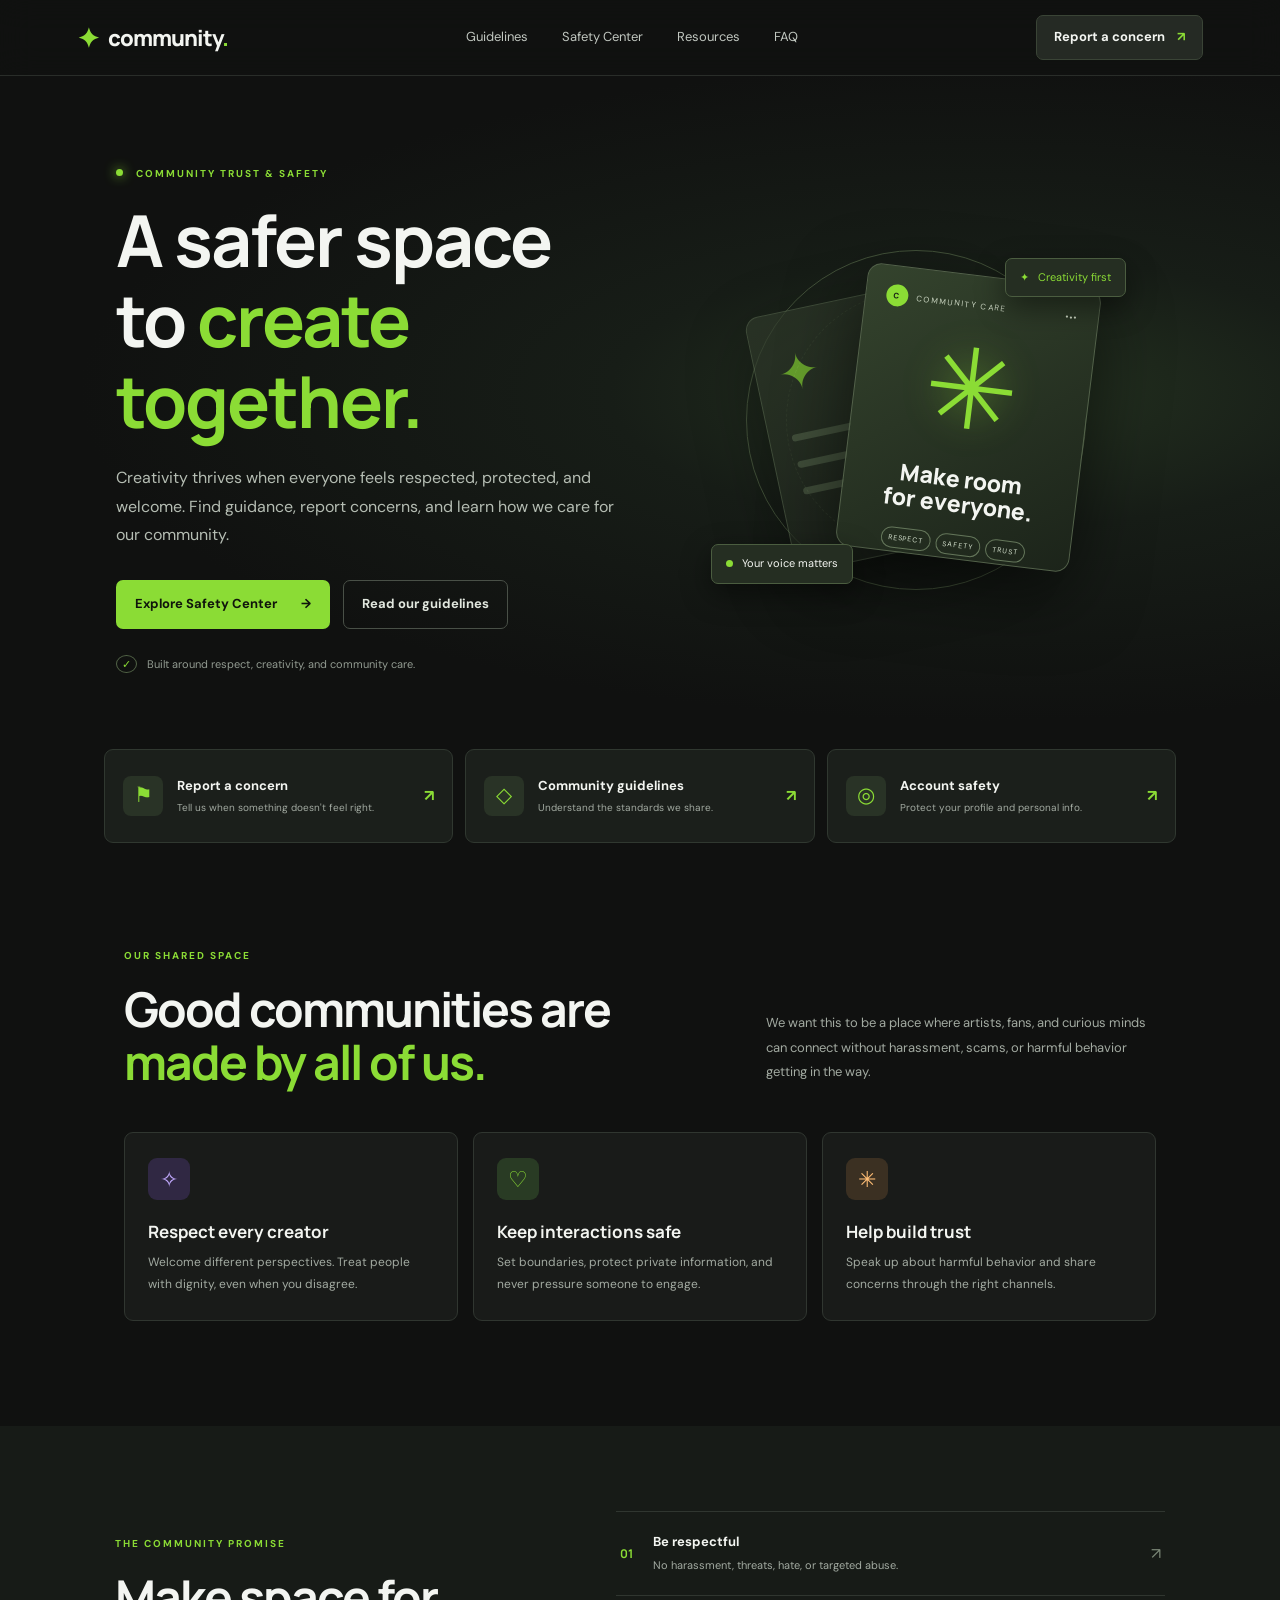
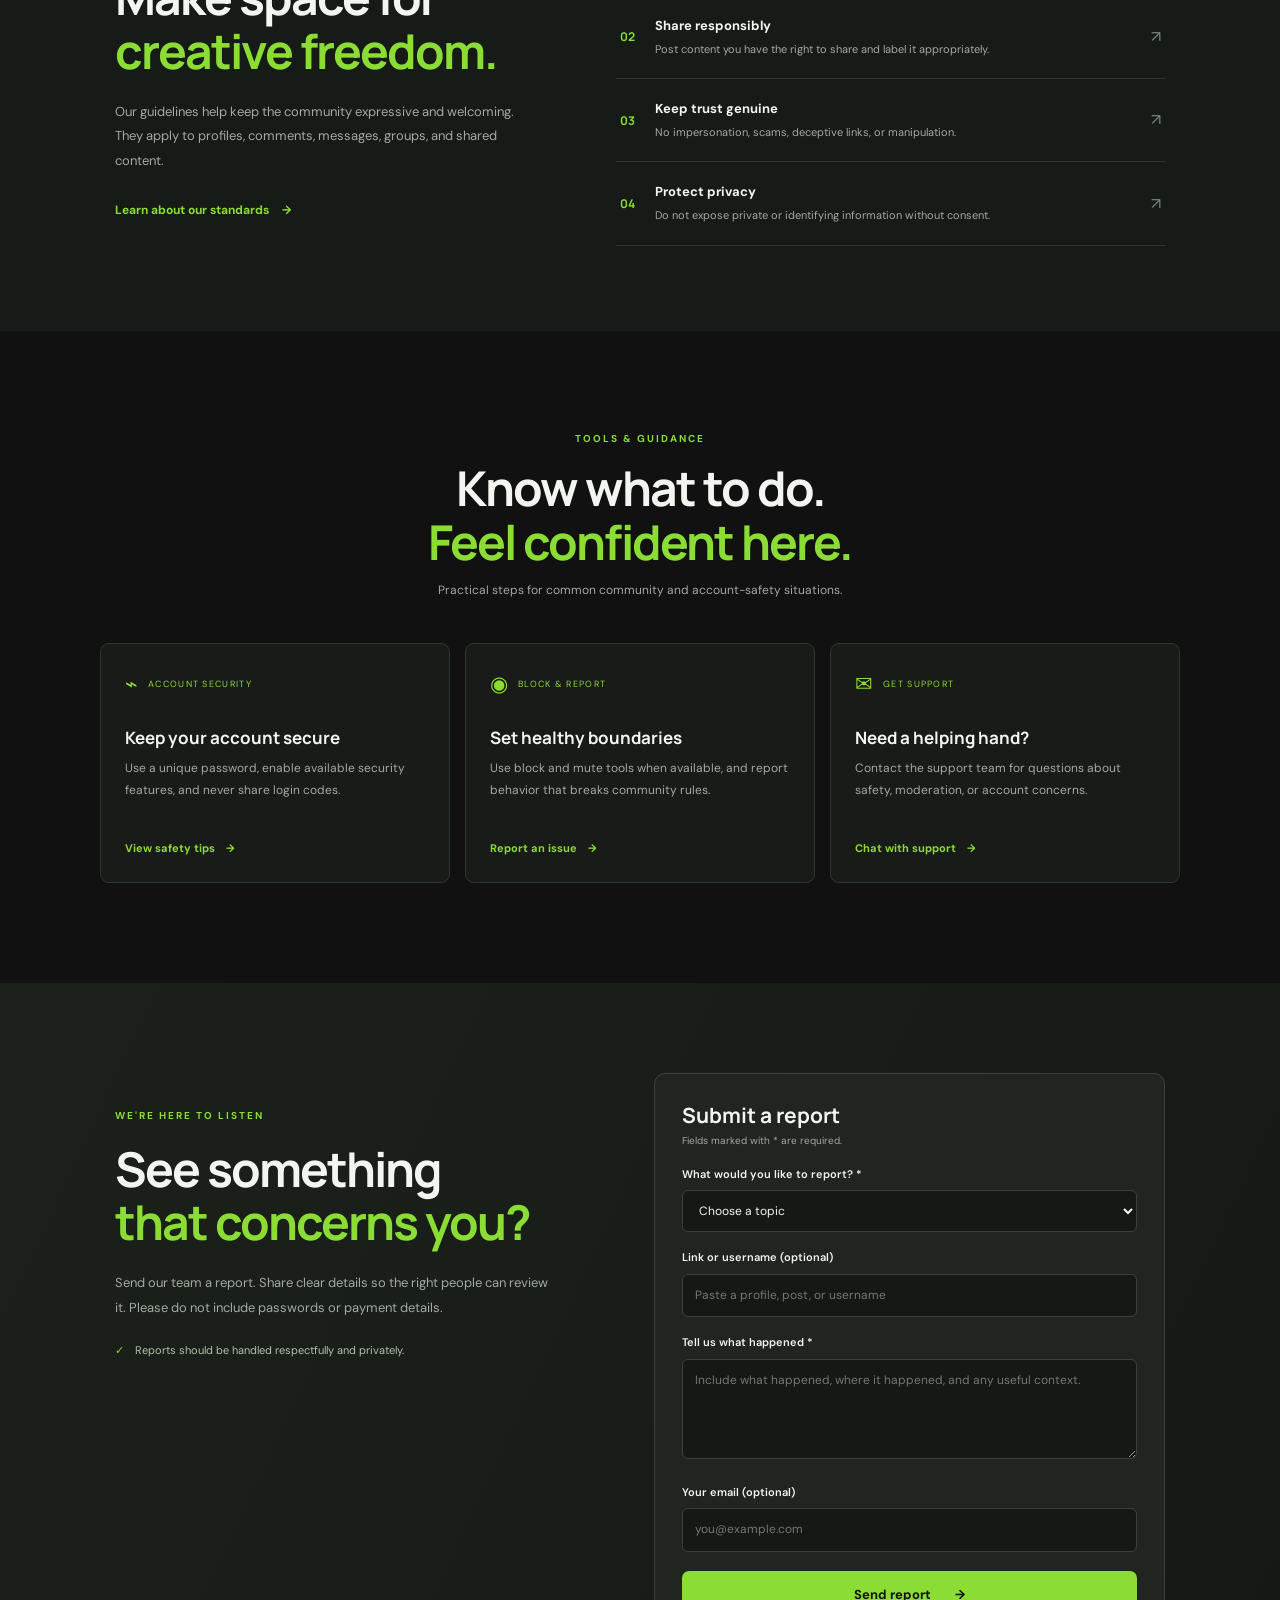
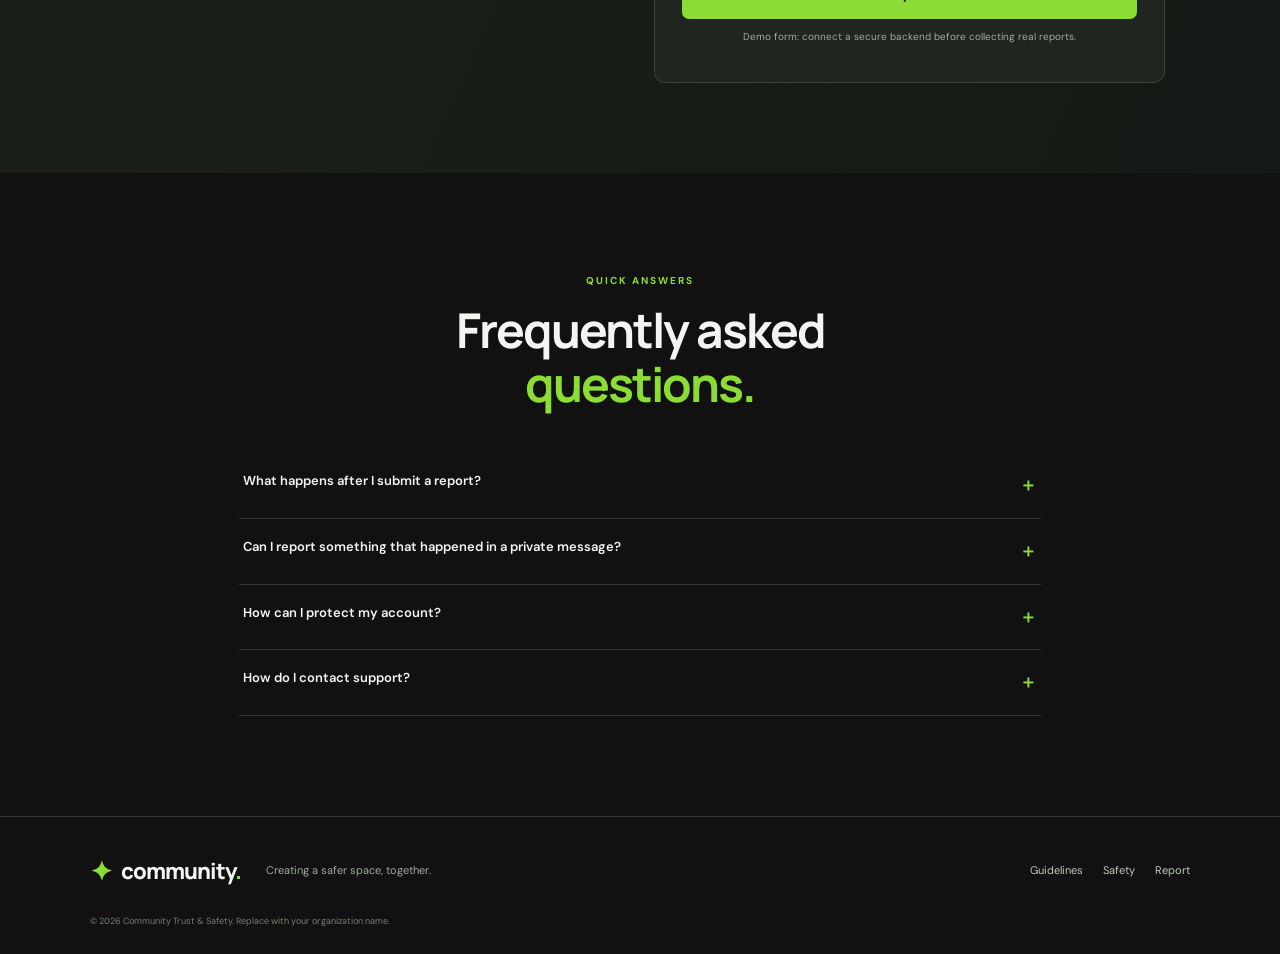
<file: index.html>
<!DOCTYPE html>
<html lang="en">
<head>
  <meta charset="UTF-8">
  <meta name="viewport" content="width=device-width, initial-scale=1.0">
  <meta name="description" content="Community Trust & Safety — helping make our creative community safer, kinder, and more welcoming.">
  <title>Trust & Safety | Community</title>
  <link rel="stylesheet" href="style.css">
</head>
<body>
  <header class="topbar">
    <a class="brand" href="#" aria-label="Community home">
      <span class="brand-mark">✦</span><span>community<span class="brand-dot">.</span></span>
    </a>
    <button class="menu-toggle" id="menuToggle" aria-label="Open navigation" aria-expanded="false">☰</button>
    <nav class="main-nav" id="mainNav">
      <a href="#guidelines">Guidelines</a>
      <a href="#safety">Safety Center</a>
      <a href="#resources">Resources</a>
      <a href="#faq">FAQ</a>
    </nav>
    <a class="top-report" href="#report">Report a concern <span>↗</span></a>
  </header>

  <main>
    <section class="hero">
      <div class="hero-orb orb-one"></div><div class="hero-orb orb-two"></div>
      <div class="hero-content">
        <div class="eyebrow"><span class="pulse"></span> COMMUNITY TRUST &amp; SAFETY</div>
        <h1>A safer space<br>to <span>create together.</span></h1>
        <p>Creativity thrives when everyone feels respected, protected, and welcome. Find guidance, report concerns, and learn how we care for our community.</p>
        <div class="hero-actions">
          <a class="btn btn-green" href="#safety">Explore Safety Center <span>→</span></a>
          <a class="btn btn-ghost" href="#guidelines">Read our guidelines</a>
        </div>
        <div class="hero-note"><span class="shield">✓</span> Built around respect, creativity, and community care.</div>
      </div>
      <div class="hero-art" aria-hidden="true">
        <div class="art-ring ring-a"></div><div class="art-ring ring-b"></div>
        <div class="art-card card-back"><span>✦</span><i></i><i></i><i></i></div>
        <div class="art-card card-front">
          <div class="art-top"><span class="tiny-avatar">C</span><span>COMMUNITY CARE</span><b>•••</b></div>
          <div class="art-symbol">✳</div>
          <div class="art-caption">Make room<br>for everyone.</div>
          <div class="art-tags"><span>RESPECT</span><span>SAFETY</span><span>TRUST</span></div>
        </div>
        <div class="floating-chip chip-top">✦ &nbsp; Creativity first</div>
        <div class="floating-chip chip-bottom"><span class="green-dot"></span> Your voice matters</div>
      </div>
    </section>

    <section class="quick-links" id="safety">
      <a class="quick-card" href="#report"><span class="quick-icon">⚑</span><span><b>Report a concern</b><small>Tell us when something doesn't feel right.</small></span><strong>↗</strong></a>
      <a class="quick-card" href="#guidelines"><span class="quick-icon">◇</span><span><b>Community guidelines</b><small>Understand the standards we share.</small></span><strong>↗</strong></a>
      <a class="quick-card" href="#resources"><span class="quick-icon">◎</span><span><b>Account safety</b><small>Protect your profile and personal info.</small></span><strong>↗</strong></a>
    </section>

    <section class="section intro-section">
      <div class="section-heading">
        <div><div class="eyebrow">OUR SHARED SPACE</div><h2>Good communities are<br><span>made by all of us.</span></h2></div>
        <p>We want this to be a place where artists, fans, and curious minds can connect without harassment, scams, or harmful behavior getting in the way.</p>
      </div>
      <div class="values-grid">
        <article class="value-card"><div class="value-icon purple">✧</div><h3>Respect every creator</h3><p>Welcome different perspectives. Treat people with dignity, even when you disagree.</p></article>
        <article class="value-card"><div class="value-icon lime">♡</div><h3>Keep interactions safe</h3><p>Set boundaries, protect private information, and never pressure someone to engage.</p></article>
        <article class="value-card"><div class="value-icon orange">✳</div><h3>Help build trust</h3><p>Speak up about harmful behavior and share concerns through the right channels.</p></article>
      </div>
    </section>

    <section class="guidelines-section" id="guidelines">
      <div class="guidelines-copy">
        <div class="eyebrow">THE COMMUNITY PROMISE</div>
        <h2>Make space for<br><span>creative freedom.</span></h2>
        <p>Our guidelines help keep the community expressive and welcoming. They apply to profiles, comments, messages, groups, and shared content.</p>
        <a class="text-link" href="#faq">Learn about our standards <span>→</span></a>
      </div>
      <div class="guideline-list">
        <div class="guideline-item"><span>01</span><div><b>Be respectful</b><small>No harassment, threats, hate, or targeted abuse.</small></div><i>↗</i></div>
        <div class="guideline-item"><span>02</span><div><b>Share responsibly</b><small>Post content you have the right to share and label it appropriately.</small></div><i>↗</i></div>
        <div class="guideline-item"><span>03</span><div><b>Keep trust genuine</b><small>No impersonation, scams, deceptive links, or manipulation.</small></div><i>↗</i></div>
        <div class="guideline-item"><span>04</span><div><b>Protect privacy</b><small>Do not expose private or identifying information without consent.</small></div><i>↗</i></div>
      </div>
    </section>

    <section class="resources-section" id="resources">
      <div class="center-heading"><div class="eyebrow">TOOLS &amp; GUIDANCE</div><h2>Know what to do.<br><span>Feel confident here.</span></h2><p>Practical steps for common community and account-safety situations.</p></div>
      <div class="resource-grid">
        <article class="resource-card"><div class="resource-top"><span>⌁</span><small>ACCOUNT SECURITY</small></div><h3>Keep your account secure</h3><p>Use a unique password, enable available security features, and never share login codes.</p><a href="#faq">View safety tips <b>→</b></a></article>
        <article class="resource-card"><div class="resource-top"><span>◉</span><small>BLOCK &amp; REPORT</small></div><h3>Set healthy boundaries</h3><p>Use block and mute tools when available, and report behavior that breaks community rules.</p><a href="#report">Report an issue <b>→</b></a></article>
        <article class="resource-card"><div class="resource-top"><span>✉</span><small>GET SUPPORT</small></div><h3>Need a helping hand?</h3><p>Contact the support team for questions about safety, moderation, or account concerns.</p><button class="inline-button" id="openChatFromCard">Chat with support <b>→</b></button></article>
      </div>
    </section>

    <section class="report-section" id="report">
      <div class="report-copy"><div class="eyebrow">WE'RE HERE TO LISTEN</div><h2>See something<br><span>that concerns you?</span></h2><p>Send our team a report. Share clear details so the right people can review it. Please do not include passwords or payment details.</p><div class="response-note"><span>✓</span> Reports should be handled respectfully and privately.</div></div>
      <form class="report-form" id="reportForm">
        <h3>Submit a report</h3><p class="form-subtitle">Fields marked with * are required.</p>
        <label for="reportType">What would you like to report? *</label>
        <select id="reportType" required><option value="">Choose a topic</option><option>Harassment or bullying</option><option>Scam or suspicious activity</option><option>Impersonation</option><option>Inappropriate content</option><option>Privacy concern</option><option>Other safety concern</option></select>
        <label for="reportLink">Link or username (optional)</label><input id="reportLink" type="text" placeholder="Paste a profile, post, or username">
        <label for="reportDetails">Tell us what happened *</label><textarea id="reportDetails" rows="4" required placeholder="Include what happened, where it happened, and any useful context."></textarea>
        <label for="reportEmail">Your email (optional)</label><input id="reportEmail" type="email" placeholder="you@example.com">
        <button class="btn btn-green submit-btn" type="submit">Send report <span>→</span></button>
        <p class="form-footnote">Demo form: connect a secure backend before collecting real reports.</p>
        <div class="form-message" id="formMessage" role="status"></div>
      </form>
    </section>

    <section class="faq-section" id="faq">
      <div class="center-heading"><div class="eyebrow">QUICK ANSWERS</div><h2>Frequently asked<br><span>questions.</span></h2></div>
      <div class="faq-list">
        <details><summary>What happens after I submit a report?<span>＋</span></summary><p>In a live service, your report should be securely recorded and reviewed by an authorized moderation team. This demo does not send reports anywhere yet.</p></details>
        <details><summary>Can I report something that happened in a private message?<span>＋</span></summary><p>A production site can provide a private-message reporting flow. Include only the information needed for the safety team to understand the concern.</p></details>
        <details><summary>How can I protect my account?<span>＋</span></summary><p>Use a unique password, turn on two-factor authentication when available, avoid suspicious links, and never share verification codes.</p></details>
        <details><summary>How do I contact support?<span>＋</span></summary><p>Use the live chat bubble on this page or the “Chat with support” button to message our support team.</p></details>
      </div>
    </section>
  </main>

  <footer class="footer"><a class="brand" href="#"><span class="brand-mark">✦</span><span>community<span class="brand-dot">.</span></span></a><p>Creating a safer space, together.</p><div><a href="#guidelines">Guidelines</a><a href="#safety">Safety</a><a href="#report">Report</a></div><small>© 2026 Community Trust &amp; Safety. Replace with your organization name.</small></footer>

  <button class="chat-launcher" id="chatLauncher" style="display:none !important" hidden aria-label="Open support chat"><span>✉</span><b>Live support</b><i></i></button>
  <aside class="chat-panel" id="chatPanel" style="display:none !important" hidden aria-label="Live support chat" aria-hidden="true">
    <div class="chat-head"><div class="agent-avatar">S</div><div><b>Community Support</b><small><span class="green-dot"></span> Usually replies shortly</small></div><button id="closeChat" aria-label="Close chat">×</button></div>
    <div class="chat-body" id="chatBody"><div class="chat-date">TODAY</div><div class="chat-bubble agent-message">Hi there! 👋 Welcome to Community Support. How can we help you today?</div></div>
    <form class="chat-compose" id="chatForm"><input id="chatInput" type="text" placeholder="Write a message..." autocomplete="off" aria-label="Write a message"><button type="submit" aria-label="Send message">➤</button></form>
    <div class="chat-disclaimer">Demo chat · Messages are not sent to an agent yet.</div>
  </aside>
  <script src="script.js"></script>
  <!--Start of Tawk.to Script-->
  <script type="text/javascript">
  var Tawk_API=Tawk_API||{}, Tawk_LoadStart=new Date();
  (function(){
  var s1=document.createElement("script"),s0=document.getElementsByTagName("script")[0];
  s1.async=true;
  s1.src='https://embed.tawk.to/6af2bf4da655a83c45bca45b/1k723mhqm';
  s1.charset='UTF-8';
  s1.setAttribute('crossorigin','*');
  s0.parentNode.insertBefore(s1,s0);
  })();
  </script>
  <!--End of Tawk.to Script-->
  <script>
  // Route the page's "Chat with support" button to the Tawk.to widget
  document.addEventListener('click', function (e) {
    var btn = e.target.closest('#openChatFromCard');
    if (!btn) return;
    e.preventDefault();
    e.stopImmediatePropagation();
    if (window.Tawk_API && typeof Tawk_API.maximize === 'function') Tawk_API.maximize();
  }, true);
  </script>
</body>
</html>
</file>
<file: style.css>
@import url('https://fonts.googleapis.com/css2?family=DM+Sans:wght@400;500;600;700&family=Manrope:wght@400;500;600;700;800&display=swap');
:root{--bg:#101110;--panel:#191b19;--panel2:#202320;--text:#f3f5f1;--muted:#a2aaa1;--green:#8bdc35;--green2:#a5ed58;--line:#303630;--purple:#a88bff}
*{box-sizing:border-box}html{scroll-behavior:smooth;scroll-padding-top:90px}body{margin:0;background:var(--bg);color:var(--text);font-family:'DM Sans',sans-serif;line-height:1.6}a{color:inherit;text-decoration:none}button,input,textarea,select{font:inherit}.topbar{height:76px;padding:0 max(6vw,24px);display:flex;align-items:center;justify-content:space-between;border-bottom:1px solid #292d29;background:rgba(16,17,16,.94);position:sticky;top:0;z-index:20;backdrop-filter:blur(16px)}.brand{display:flex;align-items:center;gap:9px;font:800 22px Manrope,sans-serif;letter-spacing:-1px}.brand-mark{color:var(--green);font-size:27px}.brand-dot{color:var(--green)}.main-nav{display:flex;gap:34px;color:#c1c7c0;font-size:13px}.main-nav a:hover,.footer a:hover{color:var(--green)}.top-report{font-size:13px;font-weight:700;background:#252a24;padding:11px 17px;border:1px solid #3a4436;border-radius:7px}.top-report span{color:var(--green);margin-left:9px}.menu-toggle{display:none;background:none;border:0;color:white;font-size:24px}.hero{min-height:570px;padding:90px 9vw 76px;display:flex;align-items:center;justify-content:space-between;position:relative;overflow:hidden;background:radial-gradient(ellipse at 77% 47%,#253321 0%,#171d17 27%,#101110 65%)}.hero-content{max-width:590px;position:relative;z-index:2}.eyebrow{font-size:10px;letter-spacing:2px;font-weight:700;color:var(--green);margin-bottom:18px}.pulse{display:inline-block;width:7px;height:7px;background:var(--green);border-radius:50%;margin:0 9px 1px 0;box-shadow:0 0 12px var(--green)}h1,h2,h3,p{margin-top:0}h1,h2{font-family:Manrope,sans-serif;letter-spacing:-2px;line-height:1.12}h1{font-size:clamp(44px,5.6vw,72px);margin-bottom:23px}h1 span,h2 span{color:var(--green)}.hero-content>p{color:#b5bdb3;max-width:510px;font-size:16px;line-height:1.8}.hero-actions{display:flex;gap:13px;flex-wrap:wrap;margin-top:30px}.btn{display:inline-flex;align-items:center;justify-content:center;gap:24px;border-radius:7px;padding:13px 18px;font-weight:700;font-size:13px;border:1px solid transparent;cursor:pointer}.btn-green{background:var(--green);color:#10150c}.btn-green:hover{background:var(--green2);transform:translateY(-1px)}.btn-ghost{border-color:#495047;color:#e1e7de}.btn-ghost:hover{border-color:var(--green);color:var(--green)}.hero-note{margin-top:27px;color:#929b91;font-size:11px}.shield{color:var(--green);border:1px solid #526447;border-radius:50%;padding:1px 5px;margin-right:7px}.hero-art{width:420px;height:380px;position:relative;margin-right:3vw}.art-ring{position:absolute;border:1px solid #43523a;border-radius:50%;left:50%;top:50%;transform:translate(-50%,-50%)}.ring-a{width:340px;height:340px}.ring-b{width:260px;height:260px;border-style:dashed;opacity:.7}.art-card{position:absolute;border:1px solid #53624a;border-radius:14px;background:linear-gradient(145deg,#303a2b,#1b211a);box-shadow:0 25px 70px #0008}.card-back{width:210px;height:260px;left:62px;top:65px;transform:rotate(-12deg);opacity:.65;padding:22px}.card-back span{font-size:50px;color:var(--green)}.card-back i{display:block;height:7px;background:#53634a;border-radius:8px;margin-top:20px;width:80%}.card-back i:nth-of-type(2){width:58%}.card-back i:nth-of-type(3){width:70%}.card-front{width:235px;height:285px;left:145px;top:45px;transform:rotate(7deg);padding:18px 20px;background:linear-gradient(145deg,#34432d,#1c241a)}.art-top{display:flex;align-items:center;gap:8px;font-size:8px;letter-spacing:1.4px;color:#cbd6c2}.art-top b{margin-left:auto}.tiny-avatar{width:22px;height:22px;border-radius:50%;background:var(--green);color:#182114;display:grid;place-items:center;font-weight:bold}.art-symbol{font-size:112px;text-align:center;color:var(--green);line-height:1.35;text-shadow:0 0 35px #8bdc3566}.art-caption{font:800 23px Manrope;line-height:1.1;text-align:center}.art-tags{display:flex;gap:5px;justify-content:center;margin-top:17px}.art-tags span{font-size:7px;letter-spacing:1px;border:1px solid #64765a;border-radius:20px;padding:4px 6px;color:#d7e4d0}.floating-chip{position:absolute;background:#252e22;border:1px solid #4b5d40;padding:10px 14px;border-radius:7px;font-size:11px;box-shadow:0 10px 30px #0007}.chip-top{top:28px;right:0;color:var(--green)}.chip-bottom{bottom:26px;left:5px}.green-dot{display:inline-block;width:7px;height:7px;border-radius:50%;background:var(--green);margin-right:6px}.quick-links{max-width:1120px;margin:-1px auto 0;padding:0 24px;display:grid;grid-template-columns:repeat(3,1fr);gap:12px;position:relative;z-index:3}.quick-card{display:flex;align-items:center;gap:14px;background:#1b1f1b;border:1px solid #303830;padding:19px 18px;border-radius:9px;min-height:94px}.quick-card:hover{border-color:#789b5c;transform:translateY(-2px)}.quick-icon{width:40px;height:40px;display:grid;place-items:center;background:#293326;border-radius:8px;color:var(--green);font-size:21px}.quick-card span:nth-child(2){flex:1}.quick-card b,.quick-card small{display:block}.quick-card b{font-size:13px}.quick-card small{font-size:10px;color:var(--muted);margin-top:3px}.quick-card strong{color:var(--green)}.section{max-width:1080px;margin:auto;padding:105px 24px}.section-heading{display:flex;align-items:end;justify-content:space-between;gap:50px;margin-bottom:43px}.section-heading h2,.guidelines-copy h2,.report-copy h2,.center-heading h2{font-size:clamp(34px,4vw,48px);margin-bottom:0}.section-heading>p{max-width:390px;color:var(--muted);font-size:13px;line-height:1.9;margin-bottom:4px}.values-grid{display:grid;grid-template-columns:repeat(3,1fr);gap:15px}.value-card{background:var(--panel);border:1px solid var(--line);border-radius:9px;padding:25px 23px}.value-icon{width:42px;height:42px;display:grid;place-items:center;border-radius:9px;font-size:22px;margin-bottom:20px}.purple{background:#302843;color:#c2aaff}.lime{background:#293b24;color:var(--green)}.orange{background:#3b3022;color:#ffbd75}.value-card h3{font:700 17px Manrope;margin-bottom:9px}.value-card p,.resource-card p{font-size:12px;color:var(--muted);line-height:1.8;margin-bottom:0}.guidelines-section{padding:85px max(9vw,24px);background:#171b17;display:grid;grid-template-columns:.85fr 1.15fr;gap:9%;align-items:center}.guidelines-copy>p,.report-copy>p{color:var(--muted);font-size:13px;line-height:1.9;margin:22px 0}.text-link{color:var(--green);font-size:12px;font-weight:700}.text-link span{margin-left:10px}.guideline-list{border-top:1px solid var(--line)}.guideline-item{display:flex;align-items:center;gap:20px;padding:20px 4px;border-bottom:1px solid var(--line)}.guideline-item>span{font:700 12px Manrope;color:var(--green)}.guideline-item div{flex:1}.guideline-item b,.guideline-item small{display:block}.guideline-item b{font-size:13px}.guideline-item small{font-size:11px;color:var(--muted);margin-top:4px}.guideline-item i{font-style:normal;color:#7b8877}.resources-section{padding:100px max(7vw,24px)}.center-heading{text-align:center;margin-bottom:42px}.center-heading .eyebrow{margin-bottom:14px}.center-heading h2{margin-bottom:13px}.center-heading>p{font-size:12px;color:var(--muted)}.resource-grid{max-width:1080px;margin:auto;display:grid;grid-template-columns:repeat(3,1fr);gap:15px}.resource-card{background:var(--panel);border:1px solid var(--line);border-radius:9px;padding:24px;min-height:240px;display:flex;flex-direction:column}.resource-top{display:flex;align-items:center;gap:10px;color:var(--green);margin-bottom:25px}.resource-top span{font-size:21px}.resource-top small{font-size:9px;letter-spacing:1.3px}.resource-card h3{font:700 17px Manrope;margin-bottom:9px}.resource-card p{margin-bottom:20px}.resource-card>a,.inline-button{margin-top:auto;color:var(--green);font-size:11px;font-weight:700}.resource-card>a b,.inline-button b{margin-left:8px}.inline-button{background:none;border:0;padding:0;text-align:left;cursor:pointer}.report-section{padding:90px max(9vw,24px);background:linear-gradient(115deg,#1b211a,#151915);display:grid;grid-template-columns:.85fr 1fr;gap:10%;align-items:start}.report-copy{padding-top:35px}.response-note{font-size:11px;color:#b4c0af}.response-note span{color:var(--green);margin-right:8px}.report-form{background:#202520;border:1px solid #3a4438;border-radius:11px;padding:27px}.report-form h3{font:700 21px Manrope;margin-bottom:4px}.form-subtitle,.form-footnote{font-size:10px;color:var(--muted)}.report-form label{display:block;font-size:11px;font-weight:600;margin:17px 0 7px}.report-form input,.report-form textarea,.report-form select,.chat-compose input{width:100%;background:#151915;border:1px solid #3a4339;border-radius:6px;padding:11px 12px;color:#f3f5f1;outline:none;font-size:12px}.report-form input:focus,.report-form textarea:focus,.report-form select:focus,.chat-compose input:focus{border-color:var(--green)}.report-form textarea{resize:vertical}.submit-btn{width:100%;margin-top:19px}.form-footnote{text-align:center;margin:10px 0 0}.form-message{font-size:11px;color:var(--green);margin-top:10px}.faq-section{padding:100px 24px;max-width:850px;margin:auto}.faq-list details{border-bottom:1px solid var(--line);padding:18px 4px}.faq-list summary{font-size:13px;font-weight:600;cursor:pointer;list-style:none;display:flex;justify-content:space-between;gap:15px}.faq-list summary::-webkit-details-marker{display:none}.faq-list summary span{color:var(--green);font-size:18px}.faq-list details[open] summary span{transform:rotate(45deg)}.faq-list details p{font-size:12px;color:var(--muted);line-height:1.8;max-width:720px;margin:13px 0 2px}.footer{border-top:1px solid var(--line);padding:35px 7vw 25px;display:flex;align-items:center;gap:25px;flex-wrap:wrap}.footer p{font-size:11px;color:var(--muted);margin:0}.footer>div{margin-left:auto;display:flex;gap:20px;font-size:11px;color:#c1c9bf}.footer>small{width:100%;font-size:9px;color:#778075}.chat-launcher{position:fixed;right:25px;bottom:24px;z-index:30;background:var(--green);color:#14200e;border:0;border-radius:30px;padding:12px 18px;display:flex;align-items:center;gap:9px;font-weight:700;font-size:12px;box-shadow:0 8px 30px #0008;cursor:pointer}.chat-launcher>span{font-size:16px}.chat-launcher i{width:7px;height:7px;border-radius:50%;background:#287e24}.chat-panel{position:fixed;right:25px;bottom:83px;width:330px;height:430px;background:#1b201b;border:1px solid #46503f;border-radius:12px;z-index:31;box-shadow:0 20px 70px #000b;display:none;flex-direction:column;overflow:hidden}.chat-panel.open{display:flex}.chat-head{padding:15px;background:#273126;display:flex;align-items:center;gap:10px}.agent-avatar{width:35px;height:35px;border-radius:50%;background:var(--green);color:#15200f;display:grid;place-items:center;font-weight:bold}.chat-head>div:nth-child(2){flex:1}.chat-head b,.chat-head small{display:block}.chat-head b{font-size:12px}.chat-head small{font-size:9px;color:#b2bdb0}.chat-head button{background:none;border:0;color:white;font-size:24px;cursor:pointer}.chat-body{flex:1;padding:15px;overflow-y:auto}.chat-date{text-align:center;color:#7f8b7c;font-size:8px;letter-spacing:1px;margin-bottom:18px}.chat-bubble{font-size:11px;line-height:1.6;padding:10px 12px;border-radius:10px;max-width:85%;margin-bottom:10px}.agent-message{background:#2b3429;color:#e5ece1;border-top-left-radius:2px}.user-message{background:#8bdc35;color:#15200f;margin-left:auto;border-top-right-radius:2px}.chat-compose{padding:10px;border-top:1px solid #333d32;display:flex;gap:8px}.chat-compose input{padding:10px}.chat-compose button{width:39px;border:0;border-radius:6px;background:var(--green);color:#14200e;cursor:pointer}.chat-disclaimer{text-align:center;color:#7f8b7c;font-size:8px;padding:0 0 9px}
@media(max-width:850px){.hero{padding:75px 7vw}.hero-art{transform:scale(.82);transform-origin:center right;margin-right:-35px}.guidelines-section,.report-section{padding-left:7vw;padding-right:7vw;gap:5%}}@media(max-width:680px){.topbar{height:65px}.menu-toggle{display:block;margin-left:auto;margin-right:14px}.main-nav{display:none;position:absolute;top:64px;left:0;right:0;background:#171b17;padding:18px 25px;flex-direction:column;gap:17px;border-bottom:1px solid var(--line)}.main-nav.show{display:flex}.top-report{font-size:11px;padding:9px 11px}.hero{padding:65px 24px 45px;display:block}.hero-art{height:300px;width:100%;max-width:390px;margin:30px auto 0;transform:scale(.82);transform-origin:top center}.hero-content>p{font-size:14px}.quick-links{grid-template-columns:1fr;padding:0 18px}.quick-card{min-height:75px}.section{padding:75px 22px}.section-heading{display:block}.section-heading>p{margin-top:20px}.values-grid,.resource-grid{grid-template-columns:1fr}.value-card{padding:22px}.guidelines-section,.report-section{grid-template-columns:1fr;padding:70px 22px}.guideline-list{margin-top:25px}.report-copy{padding-top:0}.report-form{padding:21px}.resources-section{padding:75px 22px}.resource-card{min-height:210px}.faq-section{padding:75px 22px}.footer{padding:30px 22px;gap:13px}.footer>div{width:100%;margin-left:0}.footer>small{margin-top:8px}.chat-panel{right:12px;bottom:78px;width:min(350px,calc(100vw - 24px));height: min(470px,calc(100vh - 110px))}.chat-launcher{right:15px;bottom:15px}}
</file>
